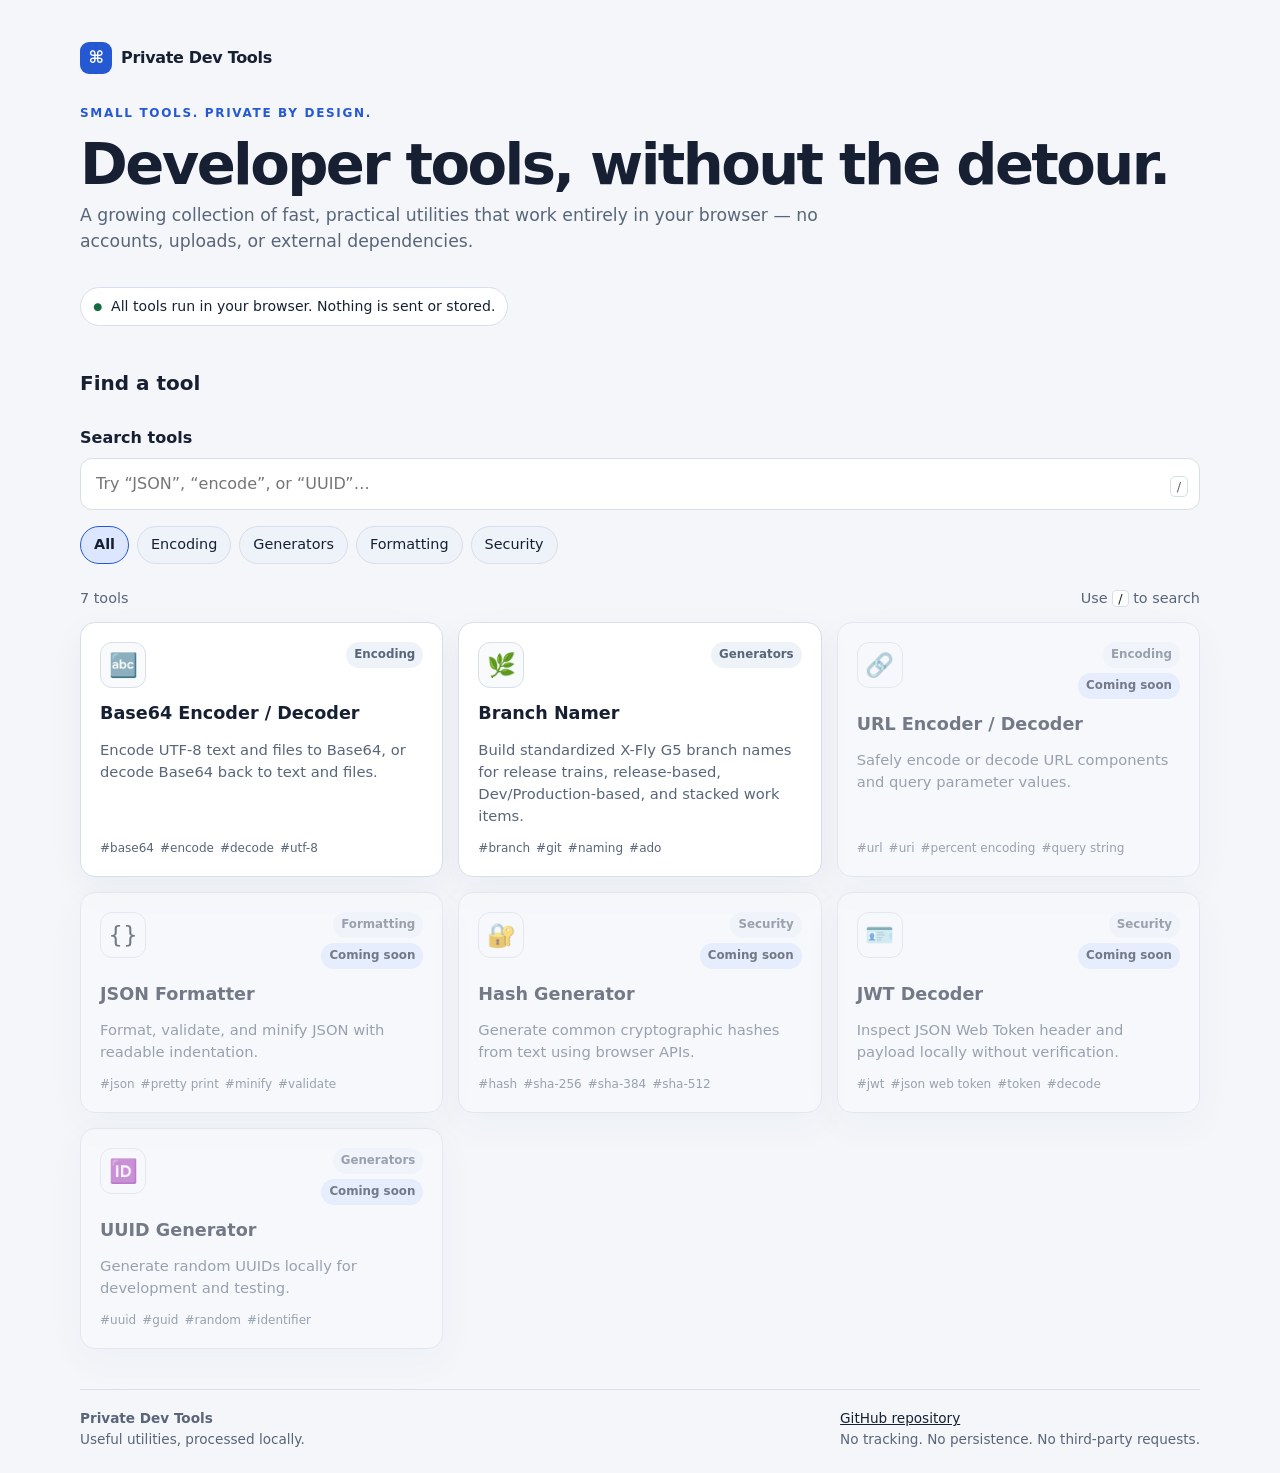
<file: index.html>
<!doctype html>
<html lang="en">
<head>
  <meta charset="utf-8">
  <meta name="viewport" content="width=device-width, initial-scale=1">
  <meta name="referrer" content="no-referrer">
  <meta http-equiv="Content-Security-Policy" content="default-src 'none'; script-src 'self'; style-src 'self'; img-src 'self' data:; connect-src 'none'; form-action 'none'; base-uri 'none'">
  <title>Private Dev Tools — Client-side developer utilities</title>
  <meta name="description" content="Privacy-focused developer tools that run locally in your browser. No uploads, tracking, or persistence.">
  <link rel="stylesheet" href="assets/style.css">
  <script src="assets/tools.js" defer></script>
  <script src="assets/main.js" defer></script>
</head>
<body>
  <div class="shell">
    <header class="site-header">
      <a class="brand" href="./" aria-label="Private Dev Tools home"><span class="brand-mark" aria-hidden="true">⌘</span><span>Private Dev Tools</span></a>
      <p class="eyebrow hero-eyebrow">SMALL TOOLS. PRIVATE BY DESIGN.</p>
      <h1>Developer tools, <span>without the detour.</span></h1>
      <p class="subtitle">A growing collection of fast, practical utilities that work entirely in your browser — no accounts, uploads, or external dependencies.</p>
      <p class="privacy-note"><span aria-hidden="true">●</span> All tools run in your browser. Nothing is sent or stored.</p>
    </header>

    <main>
      <section aria-labelledby="browse-heading">
        <h2 id="browse-heading">Find a tool</h2>
        <div class="search-wrap">
          <label for="tool-search">Search tools</label>
          <input id="tool-search" type="search" autocomplete="off" spellcheck="false" placeholder="Try “JSON”, “encode”, or “UUID”…">
          <span class="search-hint" aria-hidden="true">/</span>
        </div>
        <nav id="category-filters" class="filters" aria-label="Filter tools by category"></nav>
        <div class="results-line">
          <span id="result-count">Loading tools…</span>
          <span>Use <kbd>/</kbd> to search</span>
        </div>
        <p id="results-announcement" class="visually-hidden" aria-live="polite" aria-atomic="true"></p>
        <div id="tool-grid" class="tool-grid"></div>
        <div id="empty-state" class="empty-state" hidden>
          <h2>No tools found</h2>
          <p>Try a different search term or choose another category.</p>
        </div>
      </section>
    </main>

    <footer class="site-footer">
      <div><strong>Private Dev Tools</strong><br>Useful utilities, processed locally.</div>
      <div><a id="repo-link" href="https://github.com/" rel="noopener noreferrer">GitHub repository</a><br><span>No tracking. No persistence. No third-party requests.</span></div>
    </footer>
  </div>
</body>
</html>
</file>
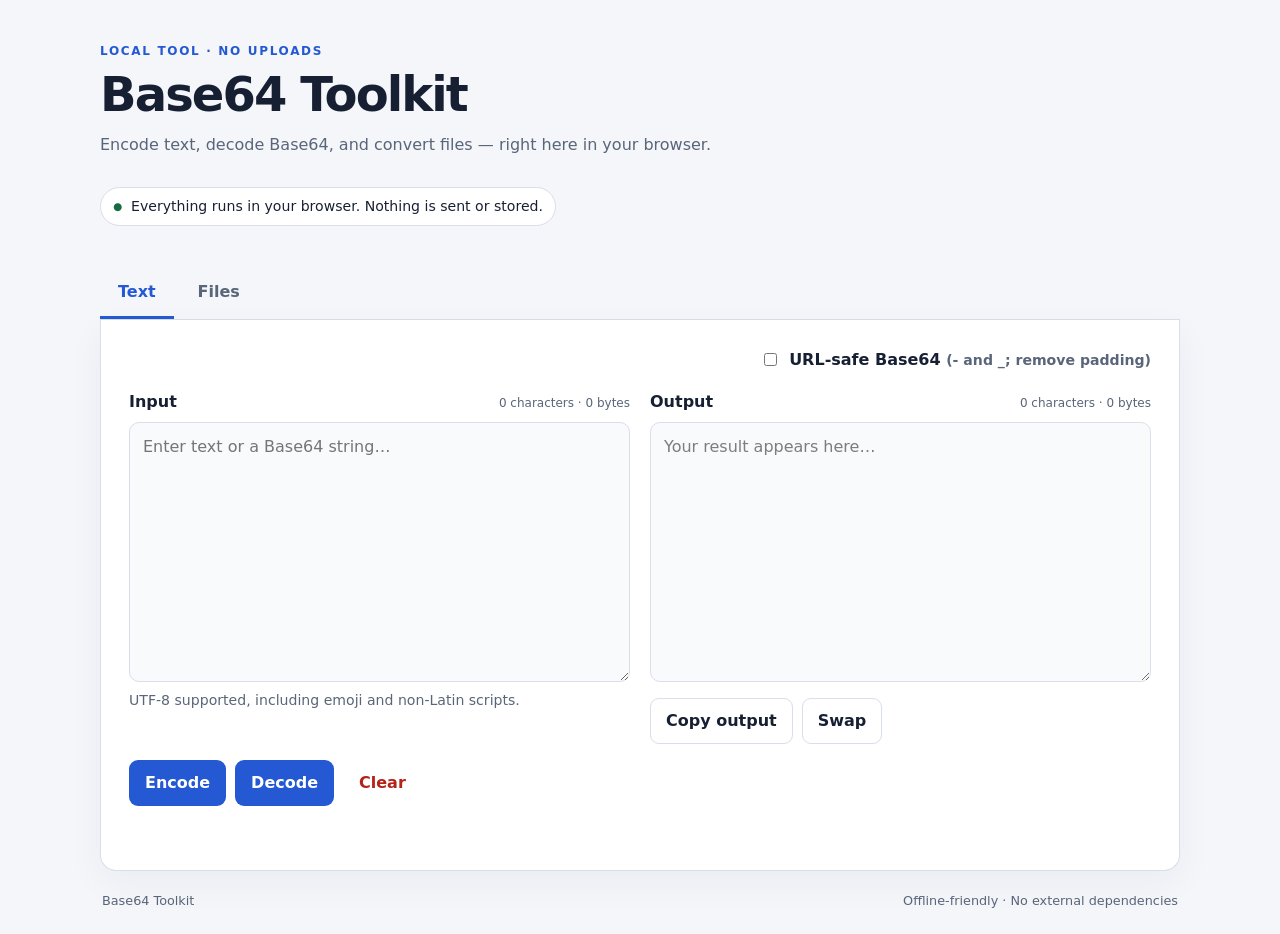
<file: base64/index.html>
<!doctype html>
<html lang="en">
<head>
  <meta charset="utf-8">
  <meta name="viewport" content="width=device-width, initial-scale=1">
  <meta name="referrer" content="no-referrer">
  <meta http-equiv="Content-Security-Policy" content="default-src 'none'; script-src 'self'; style-src 'self'; img-src 'self' data: blob:; connect-src 'none'; form-action 'none'; base-uri 'none'">
  <title>Base64 Toolkit — Private, in-browser tools</title>
  <link rel="stylesheet" href="style.css">
  <script src="script.js" defer></script>
</head>
<body>
  <main class="shell">
    <header class="page-header">
      <div class="eyebrow">LOCAL TOOL · NO UPLOADS</div>
      <h1>Base64 Toolkit</h1>
      <p class="subtitle">Encode text, decode Base64, and convert files — right here in your browser.</p>
      <p class="privacy-note"><span aria-hidden="true">●</span> Everything runs in your browser. Nothing is sent or stored.</p>
    </header>

    <nav class="tabs" aria-label="Tool mode">
      <button class="tab active" id="text-tab" type="button" aria-selected="true" aria-controls="text-panel">Text</button>
      <button class="tab" id="file-tab" type="button" aria-selected="false" aria-controls="file-panel">Files</button>
    </nav>

    <section id="text-panel" class="panel" aria-labelledby="text-tab">
      <div class="options-row">
        <label class="toggle"><input id="url-safe" type="checkbox"> <span>URL-safe Base64 <small>(- and _; remove padding)</small></span></label>
      </div>
      <div class="editor-grid">
        <div class="field">
          <div class="field-heading"><label for="text-input">Input</label><span id="input-count" class="count">0 characters · 0 bytes</span></div>
          <textarea id="text-input" autocomplete="off" spellcheck="false" placeholder="Enter text or a Base64 string…" aria-describedby="text-help"></textarea>
          <p id="text-help" class="hint">UTF-8 supported, including emoji and non-Latin scripts.</p>
        </div>
        <div class="field">
          <div class="field-heading"><label for="text-output">Output</label><span id="output-count" class="count">0 characters · 0 bytes</span></div>
          <textarea id="text-output" autocomplete="off" spellcheck="false" placeholder="Your result appears here…" readonly></textarea>
          <div class="button-row">
            <button id="copy-output" class="button secondary" type="button">Copy output</button>
            <button id="swap-text" class="button secondary" type="button">Swap</button>
          </div>
        </div>
      </div>
      <div class="actions">
        <button id="encode" class="button primary" type="button">Encode</button>
        <button id="decode" class="button primary" type="button">Decode</button>
        <button id="clear-text" class="button danger-quiet" type="button">Clear</button>
      </div>
      <p id="text-status" class="status" role="status" aria-live="polite"></p>
    </section>

    <section id="file-panel" class="panel" aria-labelledby="file-tab" hidden>
      <div class="file-section">
        <h2>File to Base64</h2>
        <p class="hint">Choose a file or drop it into the area below. The file is read locally and never uploaded.</p>
        <label id="drop-zone" class="drop-zone" for="file-picker">
          <span class="drop-icon" aria-hidden="true">↥</span>
          <strong>Drop a file here or browse</strong>
          <span class="hint">Large files over 50 MB may use substantial memory.</span>
          <input id="file-picker" type="file" autocomplete="off">
        </label>
        <div id="file-info" class="file-info" hidden></div>
        <label class="toggle data-uri-toggle"><input id="data-uri" type="checkbox"> <span>Include data URI prefix in output</span></label>
        <label class="standalone-label" for="file-base64-output">Base64 output</label>
        <textarea id="file-base64-output" autocomplete="off" spellcheck="false" placeholder="Selected file's Base64 appears here…" readonly></textarea>
        <div class="button-row"><button id="copy-file-output" class="button secondary" type="button">Copy output</button></div>
      </div>

      <div class="divider" role="separator"></div>

      <div class="file-section">
        <h2>Base64 to file</h2>
        <p class="hint">Paste Base64 text, optionally with a data URI prefix, to create a local download.</p>
        <label for="decode-file-input">Base64 input</label>
        <textarea id="decode-file-input" autocomplete="off" spellcheck="false" placeholder="Paste Base64 here…"></textarea>
        <div class="decode-options">
          <div class="field compact"><label for="download-name">Download filename</label><input id="download-name" type="text" autocomplete="off" spellcheck="false" value="decoded-file.bin"></div>
          <div class="field compact"><label for="mime-type">MIME type (optional)</label><input id="mime-type" type="text" autocomplete="off" spellcheck="false" placeholder="application/octet-stream"></div>
        </div>
        <div class="actions"><button id="download-decoded" class="button primary" type="button">Decode and download</button><button id="clear-files" class="button danger-quiet" type="button">Clear files</button></div>
        <p id="file-status" class="status" role="status" aria-live="polite"></p>
      </div>
    </section>
    <footer><span>Base64 Toolkit</span><span>Offline-friendly · No external dependencies</span></footer>
  </main>
</body>
</html>
</file>
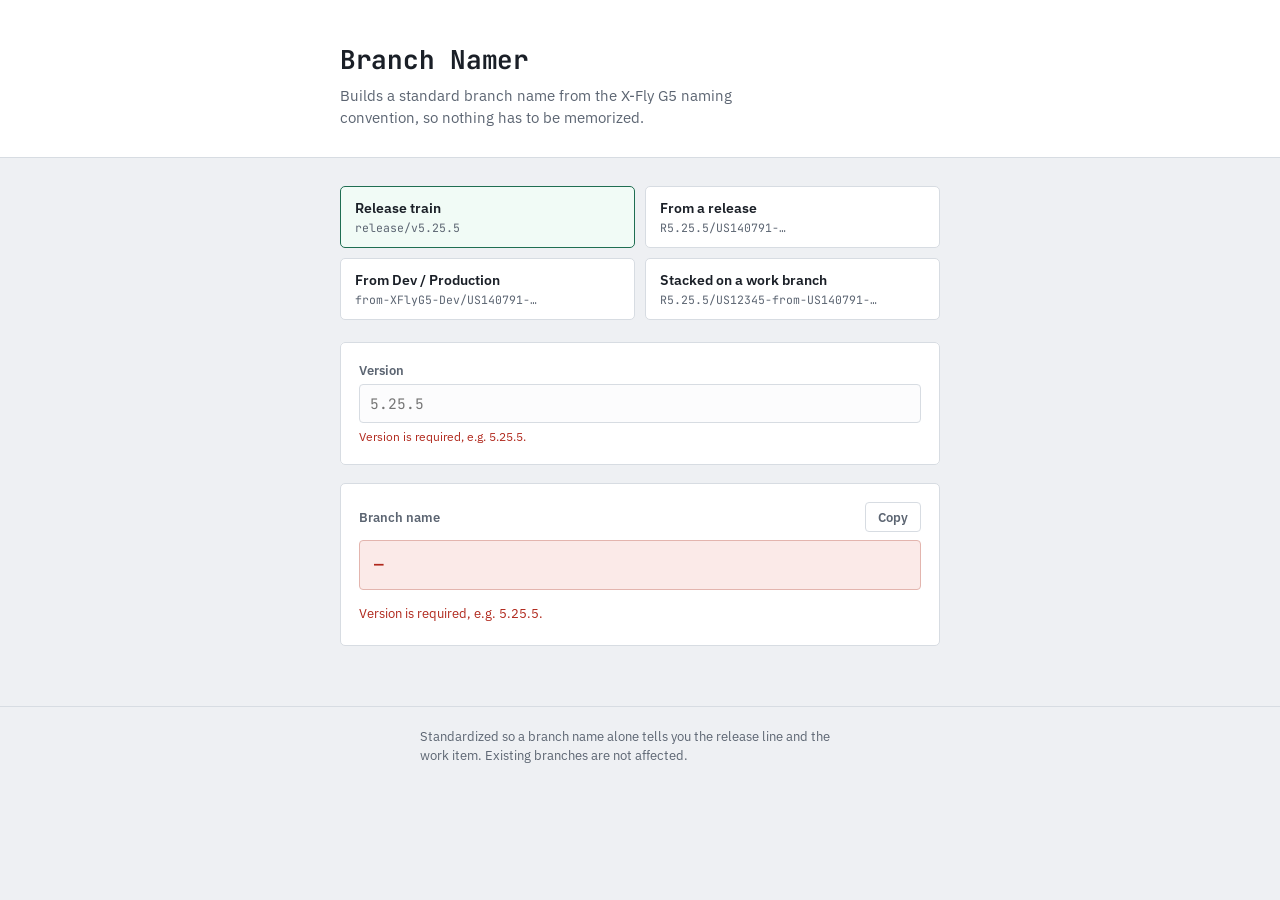
<file: branch-namer/index.html>
<!DOCTYPE html>
<html lang="en">
<head>
<meta charset="UTF-8">
<meta name="viewport" content="width=device-width, initial-scale=1.0">
<title>Branch Namer — X-Fly G5</title>
<link rel="stylesheet" href="style.css">
</head>
<body>

  <header class="page-header">
    <div class="wrap">
      <h1>Branch Namer</h1>
      <p class="tagline">Builds a standard branch name from the X-Fly G5 naming convention, so nothing has to be memorized.</p>
    </div>
  </header>

  <main class="wrap">

    <section class="type-select" aria-label="Branch type">
      <button type="button" class="type-btn is-active" data-type="release-train">
        <span class="type-btn__label">Release train</span>
        <span class="type-btn__hint">release/v5.25.5</span>
      </button>
      <button type="button" class="type-btn" data-type="from-release">
        <span class="type-btn__label">From a release</span>
        <span class="type-btn__hint">R5.25.5/US140791-…</span>
      </button>
      <button type="button" class="type-btn" data-type="from-dev-prod">
        <span class="type-btn__label">From Dev / Production</span>
        <span class="type-btn__hint">from-XFlyG5-Dev/US140791-…</span>
      </button>
      <button type="button" class="type-btn" data-type="stacked">
        <span class="type-btn__label">Stacked on a work branch</span>
        <span class="type-btn__hint">R5.25.5/US12345-from-US140791-…</span>
      </button>
    </section>

    <form id="branch-form" autocomplete="off">

      <!-- RELEASE TRAIN -->
      <fieldset class="panel field-group" data-group="release-train">
        <label class="field">
          <span class="field__label">Version</span>
          <input type="text" id="rt-version" placeholder="5.25.5" inputmode="numeric">
          <span class="field__error" id="rt-version-error"></span>
        </label>
      </fieldset>

      <!-- FROM A RELEASE -->
      <fieldset class="panel field-group" data-group="from-release" hidden>
        <label class="field">
          <span class="field__label">Version</span>
          <input type="text" id="fr-version" placeholder="5.25.5" inputmode="numeric">
          <span class="field__error" id="fr-version-error"></span>
        </label>
        <div class="field-row">
          <label class="field field--ticket-type">
            <span class="field__label">Ticket type</span>
            <select id="fr-ticket-type">
              <option value="US">US</option>
              <option value="BUG">BUG</option>
              <option value="CR">CR</option>
              <option value="EPIC">EPIC</option>
			      <option value="EPIC">DU</option>
            </select>
          </label>
          <label class="field field--ticket-id">
            <span class="field__label">Ticket ID</span>
            <input type="text" id="fr-ticket-id" placeholder="140791" inputmode="numeric">
          </label>
        </div>
        <span class="field__error" id="fr-ticket-error"></span>
        <label class="field">
          <span class="field__label">Short description</span>
          <input type="text" id="fr-desc" placeholder="summarize-it1">
          <span class="field__error" id="fr-desc-error"></span>
        </label>
      </fieldset>

      <!-- FROM DEV / PRODUCTION -->
      <fieldset class="panel field-group" data-group="from-dev-prod" hidden>
        <label class="field">
          <span class="field__label">Repo</span>
          <select id="dp-repo">
            <option value="XFlyG5">XFlyG5 (UI)</option>
            <option value="XFlyG5Database">XFlyG5Database</option>
            <option value="XFlyG5API">XFlyG5API</option>
            <option value="XFlyG5DatabaseREP">XFlyG5DatabaseREP</option>
          </select>
        </label>
        <label class="field">
          <span class="field__label">Source</span>
          <div class="toggle" id="dp-source" data-value="dev">
            <button type="button" class="toggle__opt is-active" data-value="dev">Dev</button>
            <button type="button" class="toggle__opt" data-value="prod">Production</button>
          </div>
        </label>
        <p class="resolved-parent">Parent branch: <code id="dp-parent-preview">from-XFlyG5-Dev</code></p>
        <div class="field-row">
          <label class="field field--ticket-type">
            <span class="field__label">Ticket type</span>
            <select id="dp-ticket-type">
              <option value="US">US</option>
              <option value="BUG">BUG</option>
              <option value="CR">CR</option>
              <option value="EPIC">EPIC</option>
            </select>
          </label>
          <label class="field field--ticket-id">
            <span class="field__label">Ticket ID</span>
            <input type="text" id="dp-ticket-id" placeholder="140791" inputmode="numeric">
          </label>
        </div>
        <span class="field__error" id="dp-ticket-error"></span>
        <label class="field">
          <span class="field__label">Short description</span>
          <input type="text" id="dp-desc" placeholder="summarize-it1">
          <span class="field__error" id="dp-desc-error"></span>
        </label>
      </fieldset>

      <!-- STACKED ON WORK BRANCH -->
      <fieldset class="panel field-group" data-group="stacked" hidden>
        <label class="field">
          <span class="field__label">Parent branch name (paste the existing branch)</span>
          <input type="text" id="st-parent" placeholder="R5.25.5/US140791-summarize-it1">
          <span class="field__error" id="st-parent-error"></span>
        </label>
        <p class="resolved-parent" id="st-parsed" hidden>
          Folder: <code id="st-parsed-folder"></code> &nbsp;·&nbsp; Parent ticket: <code id="st-parsed-ticket"></code>
        </p>
        <div class="field-row">
          <label class="field field--ticket-type">
            <span class="field__label">New ticket type</span>
            <select id="st-ticket-type">
              <option value="US">US</option>
              <option value="BUG">BUG</option>
              <option value="CR">CR</option>
              <option value="EPIC">EPIC</option>
            </select>
          </label>
          <label class="field field--ticket-id">
            <span class="field__label">New ticket ID</span>
            <input type="text" id="st-ticket-id" placeholder="12345" inputmode="numeric">
          </label>
        </div>
        <span class="field__error" id="st-ticket-error"></span>
        <label class="field">
          <span class="field__label">Short description</span>
          <input type="text" id="st-desc" placeholder="short-desc">
          <span class="field__error" id="st-desc-error"></span>
        </label>
      </fieldset>

    </form>

    <section class="output panel" aria-live="polite">
      <div class="output__row">
        <span class="output__label">Branch name</span>
        <button type="button" id="copy-btn" class="copy-btn" disabled>Copy</button>
      </div>
      <code id="output-value" class="output__value">—</code>
      <ul id="output-messages" class="output__messages"></ul>
    </section>

  </main>

  <footer class="page-footer">
    <div class="wrap">Standardized so a branch name alone tells you the release line and the work item. Existing branches are not affected.</div>
  </footer>

<script src="script.js"></script>
</body>
</html>
</file>
<file: assets/style.css>
:root {
  color-scheme: light dark;
  --bg: #f4f6fa; --surface: #fff; --surface-2: #f8fafc; --text: #172033;
  --muted: #596579; --border: #d8deea; --accent: #2459d3; --accent-hover: #1746b3;
  --focus: #e0a400; --success: #176b43; --error: #b42318; --shadow: 0 12px 36px #1e293b0c;
  --chip: #eef2f9; --chip-active: #dce7ff;
}
@media (prefers-color-scheme: dark) {
  :root { --bg: #10141d; --surface: #181e2a; --surface-2: #121824; --text: #edf2fc;
    --muted: #aab5c8; --border: #354052; --accent: #8eb0ff; --accent-hover: #b0c6ff;
    --focus: #ffd166; --success: #77d9a5; --error: #ff938b; --shadow: 0 12px 36px #0003;
    --chip: #222b3a; --chip-active: #293c60; }
}
* { box-sizing: border-box; }
html { min-height: 100%; }
body { margin: 0; background: var(--bg); color: var(--text); font: 16px/1.5 system-ui, -apple-system, BlinkMacSystemFont, "Segoe UI", sans-serif; }
a { color: inherit; }
button, input, textarea, select { font: inherit; }
button, a, input, textarea, select { -webkit-tap-highlight-color: transparent; }
button:focus-visible, a:focus-visible, input:focus-visible, textarea:focus-visible, select:focus-visible, [tabindex]:focus-visible { outline: 3px solid var(--focus); outline-offset: 3px; }
.shell { width: min(1120px, calc(100% - 32px)); margin: 0 auto; padding: 42px 0 24px; }
.site-header { margin-bottom: 28px; }
.brand { display: inline-flex; align-items: center; gap: 9px; text-decoration: none; font-weight: 800; letter-spacing: -.02em; }
.brand-mark { display: inline-grid; place-items: center; width: 32px; height: 32px; border-radius: 9px; background: var(--accent); color: #fff; font-size: 1.05rem; }
.eyebrow { color: var(--accent); font-size: .75rem; font-weight: 800; letter-spacing: .14em; text-transform: uppercase; }
h1 { margin: 12px 0 8px; font-size: clamp(2.15rem, 5vw, 3.6rem); line-height: 1.06; letter-spacing: -.045em; }
h2 { margin: 0 0 8px; font-size: 1.25rem; }
.subtitle { max-width: 760px; color: var(--muted); margin: 0 0 18px; font-size: 1.08rem; }
.privacy-note { display: inline-flex; gap: 9px; align-items: center; padding: 8px 12px; border: 1px solid var(--border); border-radius: 999px; background: var(--surface); font-size: .88rem; }
.privacy-note span { color: var(--success); font-size: .65rem; }
.search-wrap { position: relative; margin: 28px 0 16px; }
.search-wrap label { display: block; font-weight: 700; margin-bottom: 8px; }
.search-wrap input { width: 100%; min-height: 52px; border: 1px solid var(--border); border-radius: 12px; padding: 12px 44px 12px 15px; color: var(--text); background: var(--surface); }
.search-hint { position: absolute; right: 12px; bottom: 13px; border: 1px solid var(--border); border-radius: 5px; padding: 0 6px; color: var(--muted); font-size: .8rem; pointer-events: none; }
.filters { display: flex; flex-wrap: wrap; gap: 8px; margin: 0 0 24px; }
.chip { border: 1px solid var(--border); background: var(--chip); color: var(--text); padding: 7px 13px; border-radius: 999px; cursor: pointer; font-size: .9rem; }
.chip[aria-pressed="true"] { border-color: var(--accent); background: var(--chip-active); color: var(--text); font-weight: 750; }
.results-line { display: flex; justify-content: space-between; align-items: center; gap: 12px; margin: 0 0 13px; color: var(--muted); font-size: .9rem; }
.tool-grid { display: grid; grid-template-columns: repeat(3, minmax(0, 1fr)); gap: 15px; }
.tool-card { display: flex; flex-direction: column; min-height: 205px; gap: 12px; padding: 19px; border: 1px solid var(--border); border-radius: 15px; background: var(--surface); box-shadow: var(--shadow); text-decoration: none; transition: transform .15s ease, border-color .15s ease, opacity .15s ease; }
a.tool-card:hover { transform: translateY(-2px); border-color: var(--accent); }
.tool-card.coming-soon { opacity: .58; cursor: not-allowed; background: var(--surface-2); }
.card-top { display: flex; align-items: flex-start; justify-content: space-between; gap: 12px; }
.tool-icon { display: inline-grid; place-items: center; width: 46px; height: 46px; flex: 0 0 46px; border: 1px solid var(--border); border-radius: 12px; background: var(--surface-2); font-size: 1.45rem; }
.tool-icon svg { width: 25px; height: 25px; stroke: currentColor; fill: none; stroke-width: 1.8; stroke-linecap: round; stroke-linejoin: round; }
.category-label, .status-label { display: inline-flex; align-items: center; border-radius: 999px; padding: 4px 8px; font-size: .74rem; font-weight: 750; white-space: nowrap; }
.category-label { background: var(--chip); color: var(--muted); }
.status-label { background: var(--chip-active); color: var(--text); }
.tool-card h2 { font-size: 1.1rem; margin: 0; }
.tool-card p { color: var(--muted); margin: 0; font-size: .92rem; }
.card-tags { display: flex; flex-wrap: wrap; gap: 6px; margin-top: auto; }
.card-tags span { color: var(--muted); font-size: .75rem; }
.empty-state { border: 1px dashed var(--border); border-radius: 14px; padding: 34px 18px; text-align: center; background: var(--surface); }
.empty-state h2 { margin-bottom: 6px; }
.empty-state p { color: var(--muted); margin: 0; }
.site-footer { display: flex; justify-content: space-between; align-items: flex-start; gap: 20px; border-top: 1px solid var(--border); margin-top: 40px; padding-top: 18px; color: var(--muted); font-size: .85rem; }
.site-footer a { color: var(--text); }
.tool-shell { width: min(1080px, calc(100% - 32px)); margin: 0 auto; padding: 30px 0 24px; }
.tool-header { display: flex; align-items: center; flex-wrap: wrap; gap: 14px; margin-bottom: 22px; }
.back-link { color: var(--muted); text-decoration: none; font-weight: 700; }
.back-link:hover { color: var(--accent); }
.tool-page-title { margin: 0; font-size: clamp(1.5rem, 4vw, 2.2rem); letter-spacing: -.035em; }
.tool-panel { background: var(--surface); border: 1px solid var(--border); border-radius: 16px; padding: clamp(16px, 3vw, 28px); box-shadow: var(--shadow); }
.options-row { display: flex; justify-content: flex-end; margin-bottom: 18px; }
.toggle { display: inline-flex; gap: 9px; align-items: flex-start; cursor: pointer; color: var(--text); }
.toggle input { margin-top: 5px; accent-color: var(--accent); }
small, .hint { color: var(--muted); font-size: .88rem; }
.editor-grid { display: grid; grid-template-columns: 1fr 1fr; gap: 20px; }
.field { min-width: 0; }
.field-heading { display: flex; align-items: baseline; justify-content: space-between; gap: 10px; margin-bottom: 8px; }
label, .standalone-label { font-weight: 700; }
.count { color: var(--muted); font-size: .75rem; text-align: right; }
textarea, input[type="text"] { width: 100%; color: var(--text); background: var(--surface-2); border: 1px solid var(--border); border-radius: 10px; padding: 12px 13px; }
textarea { display: block; min-height: 240px; resize: vertical; line-height: 1.55; overflow-wrap: anywhere; }
textarea[readonly] { opacity: .94; }
.hint { margin: 8px 0 0; }
.actions, .button-row { display: flex; flex-wrap: wrap; gap: 9px; margin-top: 16px; }
.button { border: 1px solid transparent; border-radius: 9px; padding: 10px 15px; cursor: pointer; font-weight: 700; }
.button.primary { background: var(--accent); color: #fff; }
@media (prefers-color-scheme: dark) { .button.primary { color: #10141d; } }
.button.primary:hover { background: var(--accent-hover); }
.button.secondary { color: var(--text); background: var(--surface); border-color: var(--border); }
.button.secondary:hover { background: var(--surface-2); }
.button.danger-quiet { color: var(--error); background: transparent; border-color: transparent; }
.button.danger-quiet:hover { border-color: var(--border); }
.status { min-height: 1.5em; margin: 12px 0 0; color: var(--muted); overflow-wrap: anywhere; }
.status.error { color: var(--error); }
.status.success { color: var(--success); }
.file-section h2 { margin: 0 0 4px; font-size: 1.2rem; }
.file-section > .hint { margin: 0 0 16px; }
.drop-zone { display: flex; flex-direction: column; align-items: center; justify-content: center; gap: 7px; min-height: 160px; padding: 20px; border: 2px dashed var(--border); border-radius: 12px; background: var(--surface-2); text-align: center; cursor: pointer; }
.drop-zone.dragging { border-color: var(--accent); }
.drop-icon { font-size: 1.8rem; color: var(--accent); }
.drop-zone input { max-width: 240px; margin-top: 4px; }
.file-info { margin: 14px 0; padding: 12px 14px; border: 1px solid var(--border); border-radius: 10px; overflow-wrap: anywhere; }
.file-info p { margin: 3px 0; }
.data-uri-toggle { margin: 16px 0; }
.standalone-label { display: block; margin-bottom: 8px; }
#file-base64-output, #decode-file-input { min-height: 180px; }
.divider { height: 1px; background: var(--border); margin: 30px 0; }
.decode-options { display: grid; grid-template-columns: 1fr 1fr; gap: 14px; margin-top: 14px; }
.compact label { display: block; margin-bottom: 7px; }
.compact input { min-height: 44px; }
.notice { padding: 12px 14px; background: var(--surface-2); border: 1px solid var(--border); border-radius: 10px; color: var(--muted); }
@media (max-width: 800px) { .tool-grid { grid-template-columns: repeat(2, minmax(0, 1fr)); } }
@media (max-width: 700px) {
  .shell, .tool-shell { width: min(100% - 20px, 600px); padding-top: 24px; }
  .tool-grid, .editor-grid, .decode-options { grid-template-columns: 1fr; }
  textarea { min-height: 200px; }
  .field-heading { align-items: flex-start; flex-direction: column; gap: 2px; }
  .site-footer { flex-direction: column; }
}
@media (prefers-reduced-motion: reduce) { *, *::before, *::after { transition: none !important; scroll-behavior: auto !important; } }

.hero-eyebrow { margin-top: 30px; }
.card-labels { display: flex; flex-direction: column; align-items: flex-end; gap: 5px; }
kbd { border: 1px solid var(--border); border-radius: 4px; padding: 0 5px; background: var(--surface); color: var(--text); font: inherit; font-size: .8rem; }
.visually-hidden { position: absolute; width: 1px; height: 1px; padding: 0; margin: -1px; overflow: hidden; clip: rect(0, 0, 0, 0); white-space: nowrap; border: 0; }
.file-panel { margin-top: 18px; }
.error-page h1 { max-width: 800px; margin-top: 24px; }
.error-eyebrow { margin-top: 52px; }
.error-home { display: inline-block; margin: 4px 0 24px; text-decoration: none; }
</file>
<file: base64/style.css>
:root {
  color-scheme: light dark;
  --bg: #f4f6fa; --surface: #fff; --surface-2: #f8fafc; --text: #172033;
  --muted: #596579; --border: #d8deea; --accent: #2459d3; --accent-hover: #1746b3;
  --focus: #e0a400; --success: #176b43; --error: #b42318; --shadow: 0 12px 36px #1e293b0c;
}
@media (prefers-color-scheme: dark) {
  :root { --bg: #10141d; --surface: #181e2a; --surface-2: #121824; --text: #edf2fc;
    --muted: #aab5c8; --border: #354052; --accent: #8eb0ff; --accent-hover: #b0c6ff;
    --focus: #ffd166; --success: #77d9a5; --error: #ff938b; --shadow: 0 12px 36px #0003; }
}
* { box-sizing: border-box; }
body { margin: 0; background: var(--bg); color: var(--text); font: 16px/1.5 system-ui, -apple-system, BlinkMacSystemFont, "Segoe UI", sans-serif; }
button, input, textarea { font: inherit; }
.shell { width: min(1080px, calc(100% - 32px)); margin: 0 auto; padding: 42px 0 24px; }
.page-header { margin-bottom: 28px; }
.eyebrow { color: var(--accent); font-size: .75rem; font-weight: 800; letter-spacing: .14em; }
h1 { margin: 8px 0 4px; font-size: clamp(2rem, 5vw, 3rem); line-height: 1.1; letter-spacing: -.04em; }
.subtitle { color: var(--muted); margin: 12px 0 16px; }
.privacy-note { display: inline-flex; gap: 9px; align-items: center; padding: 8px 12px; border: 1px solid var(--border); border-radius: 999px; background: var(--surface); font-size: .88rem; }
.privacy-note span { color: var(--success); font-size: .65rem; }
.tabs { display: flex; gap: 6px; border-bottom: 1px solid var(--border); }
.tab { border: 0; border-bottom: 3px solid transparent; background: transparent; color: var(--muted); padding: 12px 18px; cursor: pointer; font-weight: 700; }
.tab.active { color: var(--accent); border-bottom-color: var(--accent); }
.panel { background: var(--surface); border: 1px solid var(--border); border-top: 0; border-radius: 0 0 16px 16px; padding: clamp(16px, 3vw, 28px); box-shadow: var(--shadow); }
.options-row { display: flex; justify-content: flex-end; margin-bottom: 18px; }
.toggle { display: inline-flex; gap: 9px; align-items: flex-start; cursor: pointer; color: var(--text); }
.toggle input { margin-top: 5px; accent-color: var(--accent); }
small, .hint { color: var(--muted); font-size: .88rem; }
.editor-grid { display: grid; grid-template-columns: 1fr 1fr; gap: 20px; }
.field { min-width: 0; }
.field-heading { display: flex; align-items: baseline; justify-content: space-between; gap: 10px; margin-bottom: 8px; }
label, .standalone-label { font-weight: 700; }
.count { color: var(--muted); font-size: .75rem; text-align: right; }
textarea, input[type="text"] { width: 100%; color: var(--text); background: var(--surface-2); border: 1px solid var(--border); border-radius: 10px; padding: 12px 13px; }
textarea { display: block; min-height: 260px; resize: vertical; line-height: 1.55; overflow-wrap: anywhere; }
textarea[readonly] { opacity: .94; }
textarea:focus-visible, input:focus-visible, button:focus-visible, .drop-zone:focus-within { outline: 3px solid var(--focus); outline-offset: 2px; }
.hint { margin: 8px 0 0; }
.actions, .button-row { display: flex; flex-wrap: wrap; gap: 9px; margin-top: 16px; }
.button { border: 1px solid transparent; border-radius: 9px; padding: 10px 15px; cursor: pointer; font-weight: 700; transition: background .15s ease, border-color .15s ease; }
.button.primary { background: var(--accent); color: #fff; }
@media (prefers-color-scheme: dark) { .button.primary { color: #10141d; } }
.button.primary:hover { background: var(--accent-hover); }
.button.secondary { color: var(--text); background: var(--surface); border-color: var(--border); }
.button.secondary:hover { background: var(--surface-2); }
.button.danger-quiet { color: var(--error); background: transparent; border-color: transparent; }
.button.danger-quiet:hover { border-color: var(--border); }
.status { min-height: 1.5em; margin: 12px 0 0; color: var(--muted); overflow-wrap: anywhere; }
.status.error { color: var(--error); }
.status.success { color: var(--success); }
.file-section h2 { margin: 0 0 4px; font-size: 1.2rem; }
.file-section > .hint { margin: 0 0 16px; }
.drop-zone { display: flex; flex-direction: column; align-items: center; justify-content: center; gap: 7px; min-height: 160px; padding: 20px; border: 2px dashed var(--border); border-radius: 12px; background: var(--surface-2); text-align: center; cursor: pointer; }
.drop-zone.dragging { border-color: var(--accent); background: color-mix(in srgb, var(--accent) 10%, var(--surface)); }
.drop-icon { font-size: 1.8rem; color: var(--accent); }
.drop-zone input { max-width: 240px; margin-top: 4px; }
.file-info { margin: 14px 0; padding: 12px 14px; border: 1px solid var(--border); border-radius: 10px; overflow-wrap: anywhere; }
.file-info p { margin: 3px 0; }
.data-uri-toggle { margin: 16px 0; }
.standalone-label { display: block; margin-bottom: 8px; }
#file-base64-output, #decode-file-input { min-height: 180px; }
.divider { height: 1px; background: var(--border); margin: 30px 0; }
.decode-options { display: grid; grid-template-columns: 1fr 1fr; gap: 14px; margin-top: 14px; }
.compact label { display: block; margin-bottom: 7px; }
.compact input { min-height: 44px; }
footer { display: flex; justify-content: space-between; gap: 12px; color: var(--muted); font-size: .8rem; padding: 20px 2px 0; }
[hidden] { display: none !important; }
@media (max-width: 700px) {
  .shell { width: min(100% - 20px, 600px); padding-top: 26px; }
  .editor-grid, .decode-options { grid-template-columns: 1fr; }
  textarea { min-height: 210px; }
  .field-heading { align-items: flex-start; flex-direction: column; gap: 2px; }
  footer { flex-direction: column; }
}
</file>
<file: branch-namer/style.css>
@import url('https://fonts.googleapis.com/css2?family=JetBrains+Mono:wght@400;500;600;700&family=IBM+Plex+Sans:wght@400;500;600&display=swap');

:root {
  --bg: #EEF0F3;
  --panel: #FFFFFF;
  --border: #D7DCE2;
  --ink: #1A1F27;
  --muted: #5C6572;
  --accent: #1F6E52;
  --accent-ink: #F1FBF6;
  --amber: #9A5B10;
  --amber-bg: #FBF0DD;
  --red: #B0281C;
  --red-bg: #FBEAE8;
  --radius: 5px;
  --mono: 'JetBrains Mono', ui-monospace, Menlo, Consolas, monospace;
  --sans: 'IBM Plex Sans', -apple-system, Segoe UI, sans-serif;
}

* { box-sizing: border-box; }

body {
  margin: 0;
  background: var(--bg);
  color: var(--ink);
  font-family: var(--sans);
  line-height: 1.5;
}

.wrap {
  max-width: 640px;
  margin: 0 auto;
  padding: 0 20px;
}

.page-header {
  padding: 40px 0 28px;
  border-bottom: 1px solid var(--border);
  background: var(--panel);
}

.page-header h1 {
  margin: 0 0 6px;
  font-family: var(--mono);
  font-size: 26px;
  font-weight: 700;
  letter-spacing: -0.01em;
}

.tagline {
  margin: 0;
  color: var(--muted);
  font-size: 14.5px;
  max-width: 46ch;
}

main.wrap {
  padding: 28px 20px 60px;
}

/* Type selector */
.type-select {
  display: grid;
  grid-template-columns: 1fr 1fr;
  gap: 10px;
  margin-bottom: 22px;
}

.type-btn {
  text-align: left;
  background: var(--panel);
  border: 1px solid var(--border);
  border-radius: var(--radius);
  padding: 12px 14px;
  cursor: pointer;
  font-family: var(--sans);
  transition: border-color 0.12s ease, background 0.12s ease;
}

.type-btn:hover { border-color: #B7C0CA; }

.type-btn.is-active {
  border-color: var(--accent);
  background: var(--accent-ink);
}

.type-btn__label {
  display: block;
  font-weight: 600;
  font-size: 14px;
  color: var(--ink);
}

.type-btn__hint {
  display: block;
  margin-top: 3px;
  font-family: var(--mono);
  font-size: 11.5px;
  color: var(--muted);
}

/* Panels / fieldsets */
.panel {
  background: var(--panel);
  border: 1px solid var(--border);
  border-radius: var(--radius);
  padding: 18px;
}

fieldset.panel {
  margin: 0 0 18px;
  border: 1px solid var(--border);
}

fieldset.panel[hidden] { display: none; }

.field {
  display: block;
  margin-bottom: 14px;
}

.field:last-child { margin-bottom: 0; }

.field__label {
  display: block;
  font-size: 12.5px;
  font-weight: 600;
  color: var(--muted);
  margin-bottom: 5px;
}

input[type="text"], select {
  width: 100%;
  font-family: var(--mono);
  font-size: 14.5px;
  padding: 9px 10px;
  border: 1px solid var(--border);
  border-radius: 4px;
  background: #FCFCFD;
  color: var(--ink);
}

select { font-family: var(--sans); }

input[type="text"]:focus, select:focus {
  outline: 2px solid var(--accent);
  outline-offset: 1px;
  border-color: var(--accent);
}

.field-row {
  display: grid;
  grid-template-columns: 100px 1fr;
  gap: 10px;
}

.field__error {
  display: block;
  min-height: 16px;
  margin-top: 5px;
  font-size: 12px;
  color: var(--red);
}

.resolved-parent {
  margin: -4px 0 14px;
  font-size: 12.5px;
  color: var(--muted);
}

.resolved-parent code {
  font-family: var(--mono);
  color: var(--ink);
  background: #F1F3F5;
  padding: 1px 6px;
  border-radius: 3px;
}

/* Toggle */
.toggle {
  display: inline-flex;
  border: 1px solid var(--border);
  border-radius: 4px;
  overflow: hidden;
}

.toggle__opt {
  padding: 8px 16px;
  background: var(--panel);
  border: none;
  font-family: var(--sans);
  font-size: 13.5px;
  font-weight: 500;
  color: var(--muted);
  cursor: pointer;
  border-right: 1px solid var(--border);
}

.toggle__opt:last-child { border-right: none; }

.toggle__opt.is-active {
  background: var(--accent);
  color: #fff;
}

/* Output */
.output {
  position: sticky;
  bottom: 16px;
}

.output__row {
  display: flex;
  align-items: center;
  justify-content: space-between;
  margin-bottom: 8px;
}

.output__label {
  font-size: 12.5px;
  font-weight: 600;
  color: var(--muted);
}

.output__value {
  display: block;
  font-family: var(--mono);
  font-size: 16px;
  font-weight: 600;
  padding: 12px 14px;
  background: #F1F3F5;
  border: 1px solid var(--border);
  border-radius: 4px;
  word-break: break-all;
}

.output__value.is-invalid {
  color: var(--red);
  background: var(--red-bg);
  border-color: #E3B5AE;
}

.output__value.is-warning {
  color: var(--amber);
  background: var(--amber-bg);
  border-color: #E7CA98;
}

.copy-btn {
  font-family: var(--sans);
  font-size: 12.5px;
  font-weight: 600;
  padding: 6px 12px;
  border: 1px solid var(--accent);
  border-radius: 4px;
  background: var(--accent);
  color: #fff;
  cursor: pointer;
}

.copy-btn:disabled {
  background: transparent;
  border-color: var(--border);
  color: var(--muted);
  cursor: not-allowed;
}

.copy-btn.is-copied {
  background: var(--ink);
  border-color: var(--ink);
}

.output__messages {
  list-style: none;
  margin: 10px 0 0;
  padding: 0;
}

.output__messages li {
  font-size: 12.5px;
  padding: 4px 0;
}

.output__messages li.error { color: var(--red); }
.output__messages li.warning { color: var(--amber); }

.page-footer {
  border-top: 1px solid var(--border);
  padding: 20px 0 40px;
}

.page-footer .wrap {
  font-size: 12.5px;
  color: var(--muted);
  max-width: 60ch;
}

@media (max-width: 520px) {
  .type-select { grid-template-columns: 1fr; }
  .field-row { grid-template-columns: 90px 1fr; }
}
</file>
